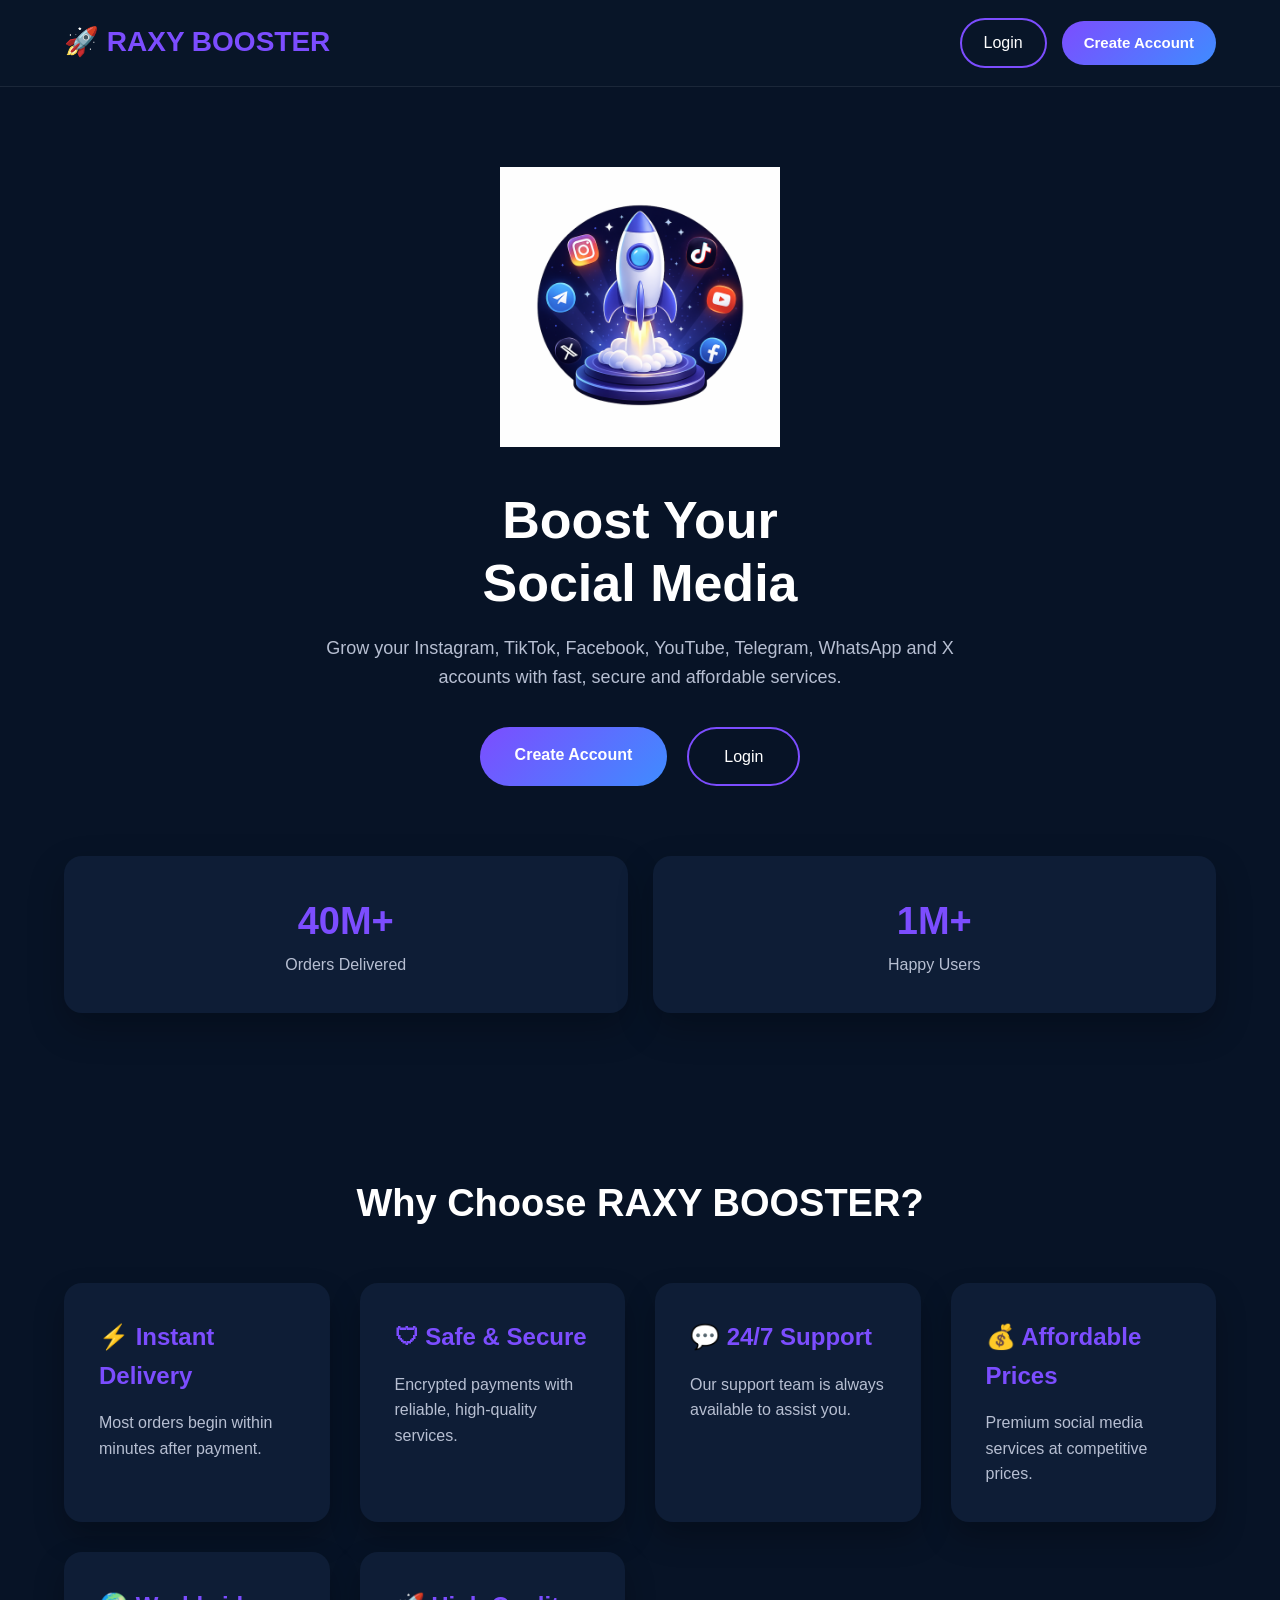
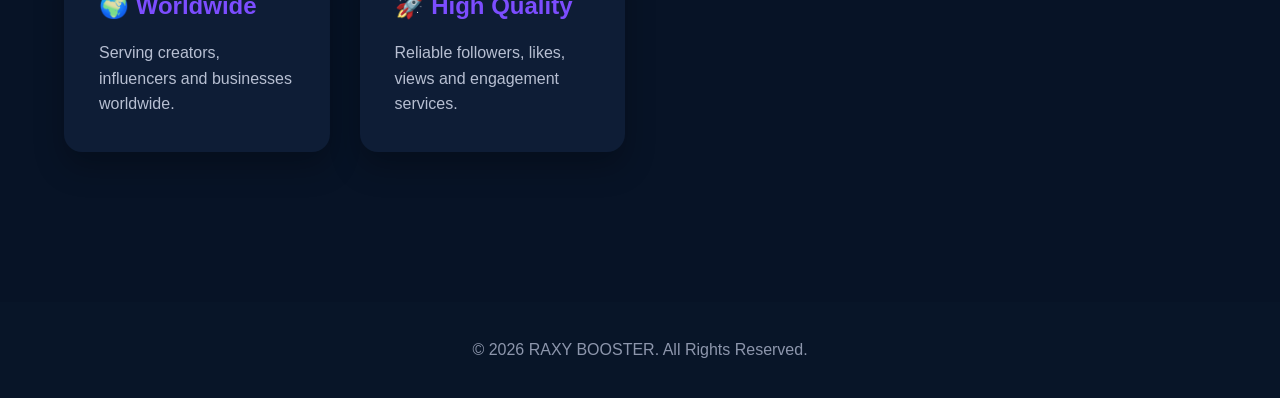
<file: index.html>
<!DOCTYPE html>
<html lang="en">

<head>

<meta charset="UTF-8">
<meta name="viewport" content="width=device-width, initial-scale=1.0">

<title>RAXY BOOSTER | Grow Faster. Reach Further.</title>

<meta name="description" content="Professional Social Media Boosting Platform for Instagram, TikTok, Facebook, YouTube, Telegram, WhatsApp and X.">

<link rel="stylesheet" href="style.css">

</head>

<body>

<!-- ================= HEADER ================= -->

<header>

<div class="container nav">

<h2 class="logo">
🚀 RAXY BOOSTER
</h2>

<div class="nav-buttons">

<a href="login.html" class="login-btn">
Login
</a>

<a href="register.html" class="primary-btn small-btn">
Create Account
</a>

</div>

</div>

</header>

<!-- ================= HERO ================= -->

<section class="hero">

<div class="container">

<img src="hero.png" class="hero-image" alt="RAXY Booster">

<h1>
Boost Your<br>
Social Media
</h1>

<p>

Grow your Instagram, TikTok, Facebook, YouTube, Telegram, WhatsApp and X accounts with fast, secure and affordable services.

</p>

<div class="buttons">

<a href="register.html" class="primary-btn">
Create Account
</a>

<a href="login.html" class="secondary-btn">
Login
</a>

</div>

<div class="stats">

<div>

<h2>40M+</h2>

<span>Orders Delivered</span>

</div>

<div>

<h2>1M+</h2>

<span>Happy Users</span>

</div>

</div>

</div>

</section>

<!-- ================= WHY US ================= -->

<section class="why">

<div class="container">

<h2>Why Choose RAXY BOOSTER?</h2>

<div class="cards">

<div class="card">

<h3>⚡ Instant Delivery</h3>

<p>
Most orders begin within minutes after payment.
</p>

</div>

<div class="card">

<h3>🛡 Safe & Secure</h3>

<p>
Encrypted payments with reliable, high-quality services.
</p>

</div>

<div class="card">

<h3>💬 24/7 Support</h3>

<p>
Our support team is always available to assist you.
</p>

</div>

<div class="card">

<h3>💰 Affordable Prices</h3>

<p>
Premium social media services at competitive prices.
</p>

</div>

<div class="card">

<h3>🌍 Worldwide</h3>

<p>
Serving creators, influencers and businesses worldwide.
</p>

</div>

<div class="card">

<h3>🚀 High Quality</h3>

<p>
Reliable followers, likes, views and engagement services.
</p>

</div>

</div>

</div>

</section>

<!-- ================= FOOTER ================= -->

<footer>

<p>

© 2026 RAXY BOOSTER. All Rights Reserved.

</p>

</footer>

<script src="app.js"></script>

</body>

</html>
</file>
<file: style.css>
/* ===========================
   RAXY BOOSTER
=========================== */

*{
margin:0;
padding:0;
box-sizing:border-box;
font-family:Arial,Helvetica,sans-serif;
}

body{

background:#071326;
color:#fff;
line-height:1.6;

}

.container{

width:90%;
max-width:1200px;
margin:auto;

}

/* Header */

header{

position:sticky;
top:0;
background:#081528;
padding:18px 0;
z-index:1000;
border-bottom:1px solid rgba(255,255,255,.08);

}

.nav{

display:flex;
justify-content:space-between;
align-items:center;

}

.logo{

font-size:28px;
font-weight:bold;
color:#7C4DFF;

}

.login-btn{

text-decoration:none;
color:#fff;
border:2px solid #7C4DFF;
padding:10px 22px;
border-radius:30px;
transition:.3s;

}

.login-btn:hover{

background:#7C4DFF;

}

/* Hero */

.hero{

padding:80px 0;
text-align:center;

}

.hero-image{

width:280px;
max-width:100%;
margin-bottom:35px;
animation:float 4s ease-in-out infinite;

}

.hero h1{

font-size:52px;
font-weight:800;
line-height:1.2;
margin-bottom:20px;

}

.hero p{

color:#b7bfd2;
font-size:18px;
max-width:650px;
margin:auto;
margin-bottom:35px;

}

/* Buttons */

.buttons{

display:flex;
justify-content:center;
gap:20px;
flex-wrap:wrap;

}

.primary-btn{

background:linear-gradient(135deg,#7C4DFF,#3F8CFF);
padding:15px 35px;
border-radius:40px;
color:#fff;
text-decoration:none;
font-weight:bold;
transition:.3s;

}

.primary-btn:hover{

transform:translateY(-4px);

}

.secondary-btn{

border:2px solid #7C4DFF;
padding:15px 35px;
border-radius:40px;
color:white;
text-decoration:none;
transition:.3s;

}

.secondary-btn:hover{

background:#7C4DFF;

}

/* Stats */

.stats{

display:grid;
grid-template-columns:repeat(2,1fr);
gap:25px;
margin-top:70px;

}

.stats div{

background:#0E1D36;
padding:35px;
border-radius:18px;
box-shadow:0 15px 35px rgba(0,0,0,.25);

}

.stats h2{

font-size:38px;
color:#7C4DFF;

}

.stats span{

color:#b7bfd2;

}

/* Why */

.why{

padding:80px 0;

}

.why h2{

text-align:center;
margin-bottom:50px;
font-size:38px;

}

.cards{

display:grid;
grid-template-columns:repeat(auto-fit,minmax(260px,1fr));
gap:30px;

}

.card{

background:#0E1D36;
padding:35px;
border-radius:18px;
transition:.3s;
box-shadow:0 15px 30px rgba(0,0,0,.25);

}

.card:hover{

transform:translateY(-8px);

}

.card h3{

margin-bottom:15px;
font-size:24px;
color:#7C4DFF;

}

.card p{

color:#b7bfd2;

}

/* Footer */

footer{

text-align:center;
padding:35px;
background:#081528;
margin-top:70px;
color:#8d96ac;

}

/* Animation */

@keyframes float{

0%{
transform:translateY(0);
}

50%{
transform:translateY(-12px);
}

100%{
transform:translateY(0);
}

}

/* Mobile */

@media(max-width:768px){

.hero h1{

font-size:38px;

}

.hero p{

font-size:16px;

}

.hero-image{

width:220px;

}

.stats{

grid-template-columns:1fr;

}

.logo{

font-size:22px;

}

}

/* Navigation Buttons */

.nav-buttons{

display:flex;
align-items:center;
gap:15px;

}

.small-btn{

padding:10px 22px;
font-size:15px;

}

@media(max-width:768px){

.nav{

flex-direction:column;
gap:20px;

}

.nav-buttons{

width:100%;
justify-content:center;

}

}

/* ===========================
   AUTH PAGES
=========================== */

.auth-container{

min-height:100vh;
display:flex;
justify-content:center;
align-items:center;
padding:40px 20px;

}

.auth-box{

width:100%;
max-width:450px;
background:#0E1D36;
padding:40px;
border-radius:20px;
box-shadow:0 15px 40px rgba(0,0,0,.3);

}

.auth-box h1{

text-align:center;
color:#7C4DFF;
margin-bottom:10px;

}

.auth-box h2{

text-align:center;
margin-bottom:10px;

}

.auth-box p{

text-align:center;
color:#b7bfd2;
margin-bottom:25px;

}

.auth-box form{

display:flex;
flex-direction:column;
gap:15px;

}

.auth-box input{

padding:15px;
border:none;
outline:none;
background:#162845;
color:#fff;
border-radius:12px;
font-size:15px;

}

.auth-box input::placeholder{

color:#9ea9bf;

}

.auth-btn{

width:100%;
margin-top:10px;

}

.auth-link{

margin-top:20px;
text-align:center;

}

.auth-link a{

color:#7C4DFF;
text-decoration:none;
font-weight:bold;

}

.back-home{

display:block;
margin-top:25px;
text-align:center;
text-decoration:none;
color:#fff;

}

.back-home:hover{

color:#7C4DFF;

}
/* ==========================
   DASHBOARD
========================== */

.dashboard{
    max-width:1100px;
    margin:40px auto;
    padding:20px;
}

.dashboard-header{
    display:flex;
    justify-content:space-between;
    align-items:center;
    margin-bottom:30px;
}

.dashboard-header h1{
    color:#fff;
}

.welcome-card,
.wallet-card,
.orders-card{
    background:#111827;
    border:1px solid rgba(255,255,255,.08);
    border-radius:16px;
    padding:25px;
    margin-bottom:20px;
    color:#fff;
}

.wallet-card h1{
    font-size:42px;
    margin:15px 0;
    color:#00E676;
}

.dashboard-buttons{
    display:flex;
    gap:15px;
    flex-wrap:wrap;
}

.btn-danger{
    background:#EF4444;
    color:#fff;
    border:none;
    padding:12px 20px;
    border-radius:10px;
    cursor:pointer;
    font-weight:bold;
}

.btn-danger:hover{
    opacity:.9;
}
/* ==========================
   SERVICES
========================== */

.services-grid{

display:grid;

grid-template-columns:repeat(auto-fit,minmax(250px,1fr));

gap:20px;

margin-top:30px;

}

.service-card{

background:#111827;

border:1px solid rgba(255,255,255,.08);

border-radius:16px;

padding:25px;

text-align:center;

transition:.3s;

}

.service-card:hover{

transform:translateY(-5px);

}

.service-card h2{

margin-bottom:15px;

color:#fff;

}

.service-card p{

margin-bottom:20px;

color:#b6bfd2;

}
</file>
